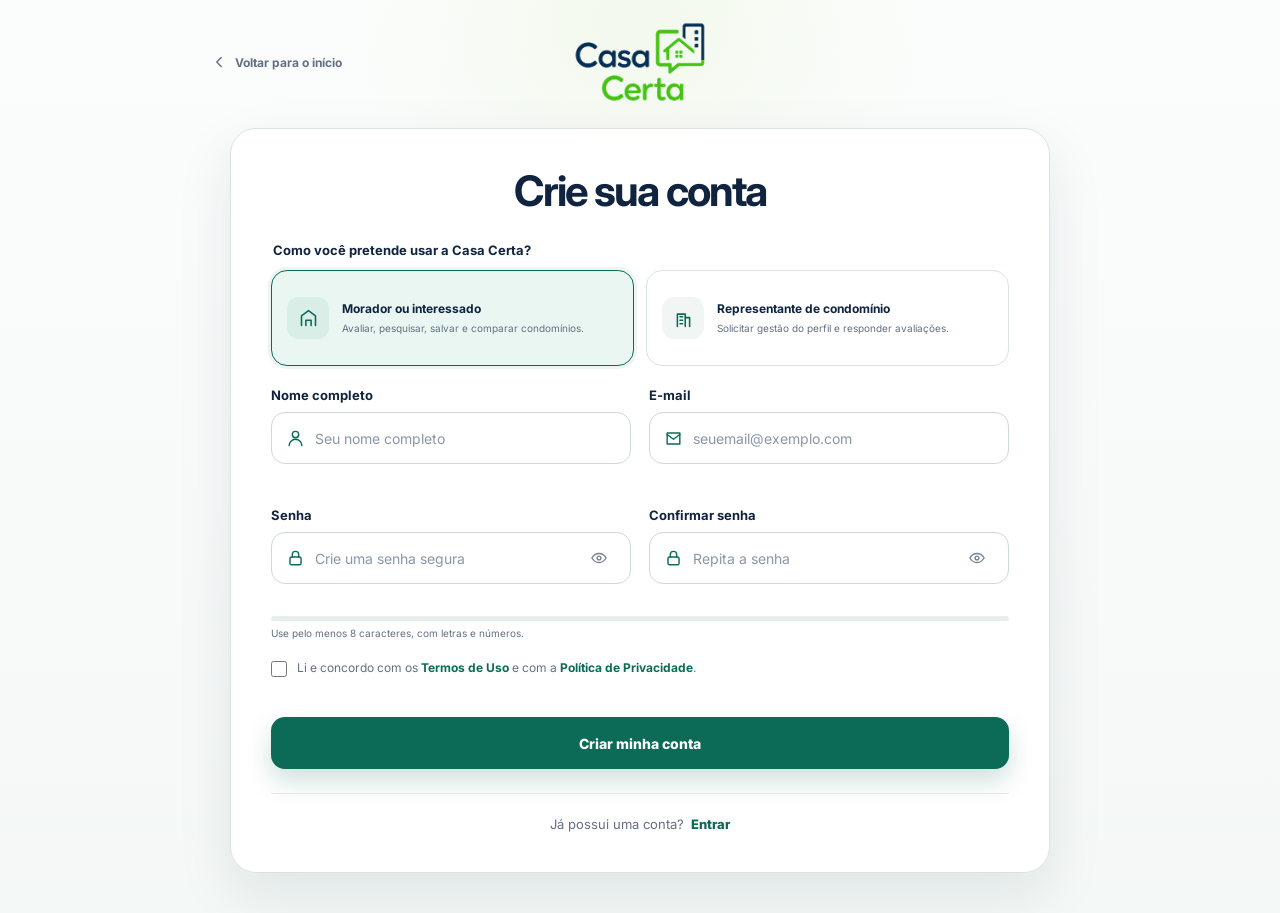
<file: cadastro.html>
<!DOCTYPE html>
<html lang="pt-BR">
<head>
  <meta charset="UTF-8" />
  <meta name="viewport" content="width=device-width, initial-scale=1.0" />
  <meta
    name="description"
    content="Crie sua conta na Casa Certa para avaliar condomínios, salvar perfis e acessar recursos personalizados."
  />
  <title>Criar conta | Casa Certa</title>

  <link rel="preconnect" href="https://fonts.googleapis.com" />
  <link rel="preconnect" href="https://fonts.gstatic.com" crossorigin />
  <link
    href="https://fonts.googleapis.com/css2?family=Inter:wght@400;500;600;700;800&display=swap"
    rel="stylesheet"
  />

  <link rel="stylesheet" href="style.css" />
  <link rel="stylesheet" href="brand.css" />
  <link rel="stylesheet" href="auth.css" />
</head>
<body class="auth-page" data-auth-page="cadastro">
  <header class="auth-header">
    <a class="brand" href="index.html" aria-label="Página inicial da Casa Certa">
      <img class="brand-logo" src="Imagens/casa-certa-logo.png" alt="Casa Certa" />
    </a>

    <a class="auth-back-link" href="index.html">
      <svg viewBox="0 0 24 24" aria-hidden="true">
        <path d="m15 18-6-6 6-6" />
      </svg>
      Voltar para o início
    </a>
  </header>

  <main class="auth-main auth-main-register">
    <section class="auth-card auth-card-register" aria-labelledby="registerTitle">
      <div class="auth-card-header">
        <h1 id="registerTitle">Crie sua conta</h1>
      </div>

      <form class="auth-form" id="registerForm" novalidate>
        <fieldset class="account-type-group">
          <legend>Como você pretende usar a Casa Certa?</legend>

          <div class="account-type-grid">
            <label class="account-type-option">
              <input
                type="radio"
                name="accountType"
                value="morador"
                checked
              />
              <span class="account-type-card">
                <span class="account-type-icon">
                  <svg viewBox="0 0 24 24" aria-hidden="true">
                    <path d="M4 20V9l8-6 8 6v11" />
                    <path d="M9 20v-6h6v6" />
                  </svg>
                </span>
                <span>
                  <strong>Morador ou interessado</strong>
                  <small>Avaliar, pesquisar, salvar e comparar condomínios.</small>
                </span>
              </span>
            </label>

            <label class="account-type-option">
              <input
                type="radio"
                name="accountType"
                value="representante"
              />
              <span class="account-type-card">
                <span class="account-type-icon">
                  <svg viewBox="0 0 24 24" aria-hidden="true">
                    <path d="M5 21V7h9v14" />
                    <path d="M14 11h5v10" />
                    <path d="M8 10h3" />
                    <path d="M8 14h3" />
                    <path d="M8 18h3" />
                  </svg>
                </span>
                <span>
                  <strong>Representante de condomínio</strong>
                  <small>Solicitar gestão do perfil e responder avaliações.</small>
                </span>
              </span>
            </label>
          </div>
        </fieldset>

        <div class="auth-form-grid">
          <div class="auth-field">
            <label for="registerName">Nome completo</label>
            <div class="auth-input-wrap">
              <svg viewBox="0 0 24 24" aria-hidden="true">
                <circle cx="12" cy="7" r="4" />
                <path d="M4 21a8 8 0 0 1 16 0" />
              </svg>
              <input
                id="registerName"
                name="name"
                type="text"
                autocomplete="name"
                placeholder="Seu nome completo"
                minlength="3"
                required
              />
            </div>
            <small class="field-error" data-error-for="registerName"></small>
          </div>

          <div class="auth-field">
            <label for="registerEmail">E-mail</label>
            <div class="auth-input-wrap">
              <svg viewBox="0 0 24 24" aria-hidden="true">
                <path d="M4 5h16v14H4z" />
                <path d="m4 7 8 6 8-6" />
              </svg>
              <input
                id="registerEmail"
                name="email"
                type="email"
                autocomplete="email"
                placeholder="seuemail@exemplo.com"
                required
              />
            </div>
            <small class="field-error" data-error-for="registerEmail"></small>
          </div>
        </div>

        <div class="auth-form-grid auth-password-grid">
          <div class="auth-field">
            <label for="registerPassword">Senha</label>
            <div class="auth-input-wrap">
              <svg viewBox="0 0 24 24" aria-hidden="true">
                <rect x="5" y="10" width="14" height="10" rx="2" />
                <path d="M8 10V7a4 4 0 0 1 8 0v3" />
              </svg>
              <input
                id="registerPassword"
                name="password"
                type="password"
                autocomplete="new-password"
                placeholder="Crie uma senha segura"
                minlength="8"
                required
              />
              <button
                class="password-toggle"
                type="button"
                data-password-toggle="registerPassword"
                aria-label="Mostrar senha"
              >
                <svg class="eye-open" viewBox="0 0 24 24" aria-hidden="true">
                  <path d="M2.5 12s3.5-6 9.5-6 9.5 6 9.5 6-3.5 6-9.5 6S2.5 12 2.5 12Z" />
                  <circle cx="12" cy="12" r="2.5" />
                </svg>
                <svg class="eye-closed" viewBox="0 0 24 24" aria-hidden="true">
                  <path d="m3 3 18 18" />
                  <path d="M10.6 6.2A9.7 9.7 0 0 1 12 6c6 0 9.5 6 9.5 6a14 14 0 0 1-2.1 2.8" />
                  <path d="M6.6 6.6C4 8.4 2.5 12 2.5 12S6 18 12 18a9.6 9.6 0 0 0 3.3-.6" />
                </svg>
              </button>
            </div>
            <small class="field-error" data-error-for="registerPassword"></small>
          </div>

          <div class="auth-field">
            <label for="registerPasswordConfirm">Confirmar senha</label>
            <div class="auth-input-wrap">
              <svg viewBox="0 0 24 24" aria-hidden="true">
                <rect x="5" y="10" width="14" height="10" rx="2" />
                <path d="M8 10V7a4 4 0 0 1 8 0v3" />
              </svg>
              <input
                id="registerPasswordConfirm"
                name="passwordConfirm"
                type="password"
                autocomplete="new-password"
                placeholder="Repita a senha"
                minlength="8"
                required
              />
              <button
                class="password-toggle"
                type="button"
                data-password-toggle="registerPasswordConfirm"
                aria-label="Mostrar senha"
              >
                <svg class="eye-open" viewBox="0 0 24 24" aria-hidden="true">
                  <path d="M2.5 12s3.5-6 9.5-6 9.5 6 9.5 6-3.5 6-9.5 6S2.5 12 2.5 12Z" />
                  <circle cx="12" cy="12" r="2.5" />
                </svg>
                <svg class="eye-closed" viewBox="0 0 24 24" aria-hidden="true">
                  <path d="m3 3 18 18" />
                  <path d="M10.6 6.2A9.7 9.7 0 0 1 12 6c6 0 9.5 6 9.5 6a14 14 0 0 1-2.1 2.8" />
                  <path d="M6.6 6.6C4 8.4 2.5 12 2.5 12S6 18 12 18a9.6 9.6 0 0 0 3.3-.6" />
                </svg>
              </button>
            </div>
            <small class="field-error" data-error-for="registerPasswordConfirm"></small>
          </div>
        </div>

        <div class="password-strength password-strength-full" id="passwordStrength" aria-live="polite">
          <span class="password-strength-bar"><span></span></span>
          <small>Use pelo menos 8 caracteres, com letras e números.</small>
        </div>

        <div class="representative-fields" id="representativeFields" hidden>
          <div class="representative-heading">
            <span>Dados profissionais</span>
            <p>
              Essas informações serão usadas posteriormente no processo de verificação do vínculo com o condomínio.
            </p>
          </div>

          <div class="auth-form-grid">
            <div class="auth-field">
              <label for="condoName">Nome do condomínio</label>
              <div class="auth-input-wrap">
                <svg viewBox="0 0 24 24" aria-hidden="true">
                  <path d="M5 21V7h9v14" />
                  <path d="M14 11h5v10" />
                </svg>
                <input
                  id="condoName"
                  name="condoName"
                  type="text"
                  placeholder="Nome oficial do condomínio"
                />
              </div>
              <small class="field-error" data-error-for="condoName"></small>
            </div>

            <div class="auth-field">
              <label for="representativeRole">Função</label>
              <div class="auth-input-wrap">
                <svg viewBox="0 0 24 24" aria-hidden="true">
                  <circle cx="12" cy="7" r="4" />
                  <path d="M4 21a8 8 0 0 1 16 0" />
                </svg>
                <input
                  id="representativeRole"
                  name="representativeRole"
                  type="text"
                  placeholder="Ex.: síndico, administradora"
                />
              </div>
              <small class="field-error" data-error-for="representativeRole"></small>
            </div>
          </div>
        </div>

        <label class="auth-checkbox auth-checkbox-terms">
          <input type="checkbox" id="acceptTerms" name="terms" required />
          <span>
            Li e concordo com os <a href="#">Termos de Uso</a> e com a
            <a href="#">Política de Privacidade</a>.
          </span>
        </label>
        <small class="field-error terms-error" data-error-for="acceptTerms"></small>

        <button class="auth-submit" type="submit">Criar minha conta</button>

        <div class="auth-status" id="registerStatus" role="status" aria-live="polite"></div>
      </form>

      <div class="auth-switch">
        <span>Já possui uma conta?</span>
        <a href="login.html">Entrar</a>
      </div>
    </section>

  </main>

  <script src="auth.js"></script>
</body>
</html>
</file>
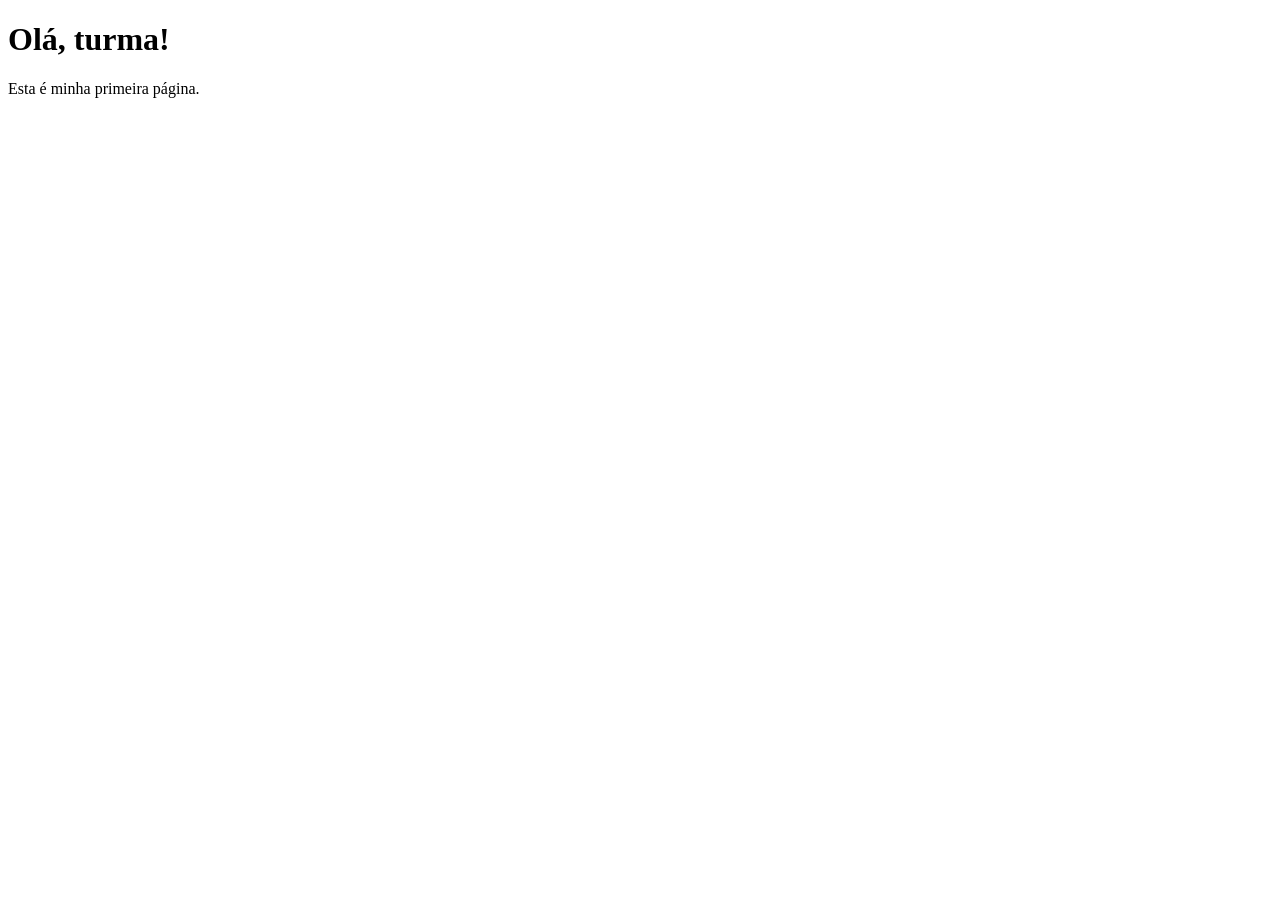
<file: index2.html>
<!DOCTYPE html>
<html lang="pt-BR">

<head>
    <meta charset="UTF-8">
    <title>Minha página</title>
</head>

<body>
    <h1>Olá, turma!</h1>
    <p>Esta é minha primeira página.</p>
</body>

</html>
</file>
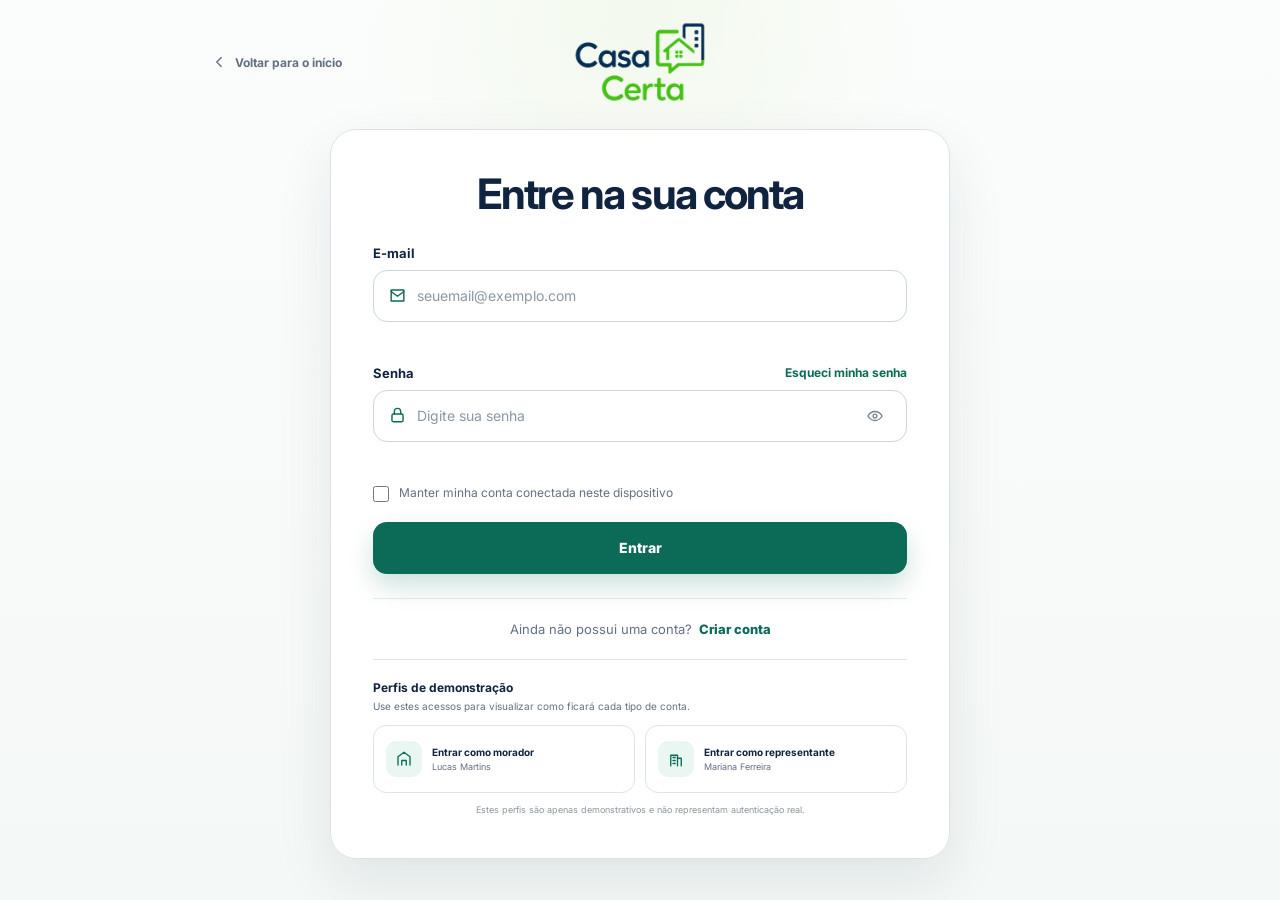
<file: login.html>
<!DOCTYPE html>
<html lang="pt-BR">
<head>
  <meta charset="UTF-8" />
  <meta name="viewport" content="width=device-width, initial-scale=1.0" />
  <meta
    name="description"
    content="Entre na sua conta da Casa Certa para acompanhar avaliações, condomínios salvos e sua atividade na plataforma."
  />
  <title>Entrar | Casa Certa</title>

  <link rel="preconnect" href="https://fonts.googleapis.com" />
  <link rel="preconnect" href="https://fonts.gstatic.com" crossorigin />
  <link
    href="https://fonts.googleapis.com/css2?family=Inter:wght@400;500;600;700;800&display=swap"
    rel="stylesheet"
  />

  <link rel="stylesheet" href="style.css" />
  <link rel="stylesheet" href="brand.css" />
  <link rel="stylesheet" href="auth.css" />
</head>
<body class="auth-page" data-auth-page="login">
  <header class="auth-header">
    <a class="brand" href="index.html" aria-label="Página inicial da Casa Certa">
      <img class="brand-logo" src="Imagens/casa-certa-logo.png" alt="Casa Certa" />
    </a>

    <a class="auth-back-link" href="index.html">
      <svg viewBox="0 0 24 24" aria-hidden="true">
        <path d="m15 18-6-6 6-6" />
      </svg>
      Voltar para o início
    </a>
  </header>

  <main class="auth-main">
    <section class="auth-card" aria-labelledby="loginTitle">
      <div class="auth-card-header">
        <h1 id="loginTitle">Entre na sua conta</h1>
      </div>

      <form class="auth-form" id="loginForm" novalidate>
        <div class="auth-field">
          <label for="loginEmail">E-mail</label>
          <div class="auth-input-wrap">
            <svg viewBox="0 0 24 24" aria-hidden="true">
              <path d="M4 5h16v14H4z" />
              <path d="m4 7 8 6 8-6" />
            </svg>
            <input
              id="loginEmail"
              name="email"
              type="email"
              autocomplete="email"
              placeholder="seuemail@exemplo.com"
              required
            />
          </div>
          <small class="field-error" data-error-for="loginEmail"></small>
        </div>

        <div class="auth-field">
          <div class="auth-label-row">
            <label for="loginPassword">Senha</label>
            <a class="auth-inline-link" href="#" id="forgotPasswordLink">Esqueci minha senha</a>
          </div>

          <div class="auth-input-wrap">
            <svg viewBox="0 0 24 24" aria-hidden="true">
              <rect x="5" y="10" width="14" height="10" rx="2" />
              <path d="M8 10V7a4 4 0 0 1 8 0v3" />
            </svg>
            <input
              id="loginPassword"
              name="password"
              type="password"
              autocomplete="current-password"
              placeholder="Digite sua senha"
              minlength="8"
              required
            />
            <button
              class="password-toggle"
              type="button"
              data-password-toggle="loginPassword"
              aria-label="Mostrar senha"
            >
              <svg class="eye-open" viewBox="0 0 24 24" aria-hidden="true">
                <path d="M2.5 12s3.5-6 9.5-6 9.5 6 9.5 6-3.5 6-9.5 6S2.5 12 2.5 12Z" />
                <circle cx="12" cy="12" r="2.5" />
              </svg>
              <svg class="eye-closed" viewBox="0 0 24 24" aria-hidden="true">
                <path d="m3 3 18 18" />
                <path d="M10.6 6.2A9.7 9.7 0 0 1 12 6c6 0 9.5 6 9.5 6a14 14 0 0 1-2.1 2.8" />
                <path d="M6.6 6.6C4 8.4 2.5 12 2.5 12S6 18 12 18a9.6 9.6 0 0 0 3.3-.6" />
              </svg>
            </button>
          </div>
          <small class="field-error" data-error-for="loginPassword"></small>
        </div>

        <label class="auth-checkbox">
          <input type="checkbox" id="rememberLogin" name="remember" />
          <span>Manter minha conta conectada neste dispositivo</span>
        </label>

        <button class="auth-submit" type="submit">Entrar</button>

        <div class="auth-status" id="loginStatus" role="status" aria-live="polite"></div>
      </form>

      <div class="auth-switch">
        <span>Ainda não possui uma conta?</span>
        <a href="cadastro.html">Criar conta</a>
      </div>

      <div class="demo-profile-access">
        <div class="demo-profile-heading">
          <strong>Perfis de demonstração</strong>
          <span>Use estes acessos para visualizar como ficará cada tipo de conta.</span>
        </div>

        <div class="demo-profile-grid">
          <a class="demo-profile-card" href="perfil-morador.html">
            <span class="demo-profile-icon">
              <svg viewBox="0 0 24 24" aria-hidden="true">
                <path d="M4 20V9l8-6 8 6v11" />
                <path d="M9 20v-6h6v6" />
              </svg>
            </span>
            <span>
              <strong>Entrar como morador</strong>
              <small>Lucas Martins</small>
            </span>
          </a>

          <a class="demo-profile-card" href="perfil-representante.html">
            <span class="demo-profile-icon">
              <svg viewBox="0 0 24 24" aria-hidden="true">
                <path d="M5 21V7h9v14" />
                <path d="M14 11h5v10" />
                <path d="M8 10h3M8 14h3M8 18h3" />
              </svg>
            </span>
            <span>
              <strong>Entrar como representante</strong>
              <small>Mariana Ferreira</small>
            </span>
          </a>
        </div>

        <p class="demo-profile-note">
          Estes perfis são apenas demonstrativos e não representam autenticação real.
        </p>
      </div>
    </section>

  </main>

  <script src="auth.js"></script>
</body>
</html>
</file>
<file: style.css>
:root {
  --background: #f7faf9;
  --surface: #ffffff;
  --text: #10233f;
  --muted: #637083;
  --border: #dce6e2;
  --primary: #0b6b57;
  --primary-dark: #075142;
  --primary-soft: #eaf6f2;
  --accent: #92c83e;
  --accent-dark: #75a82a;
  --shadow: 0 24px 60px rgba(16, 35, 63, 0.12);
  --radius-lg: 32px;
  --radius-md: 20px;
  --radius-sm: 14px;
}

* {
  box-sizing: border-box;
}

html {
  scroll-behavior: smooth;
}

body {
  margin: 0;
  min-width: 320px;
  background:
    radial-gradient(circle at 10% 80%, rgba(146, 200, 62, 0.08), transparent 28%),
    var(--background);
  color: var(--text);
  font-family: "Inter", Arial, sans-serif;
}

button,
input {
  font: inherit;
}

a {
  color: inherit;
  text-decoration: none;
}

button {
  color: inherit;
}

svg {
  width: 22px;
  height: 22px;
  fill: none;
  stroke: currentColor;
  stroke-width: 1.8;
  stroke-linecap: round;
  stroke-linejoin: round;
}

.site-header {
  position: relative;
  z-index: 30;
  display: grid;
  grid-template-columns: auto 1fr auto;
  align-items: center;
  gap: 38px;
  width: min(100% - 64px, 1660px);
  min-height: 72px;
  margin: 0 auto;
}

.brand {
  display: inline-flex;
  align-items: center;
  gap: 11px;
  flex-shrink: 0;
}

.brand-mark {
  display: grid;
  width: 40px;
  height: 40px;
  place-items: center;
  border-radius: 14px;
  background: linear-gradient(145deg, var(--accent), var(--primary));
  color: #fff;
  font-size: 15px;
  font-weight: 800;
  letter-spacing: -0.05em;
  box-shadow: 0 8px 22px rgba(11, 107, 87, 0.22);
}

.brand-name {
  color: var(--accent-dark);
  font-size: 24px;
  font-weight: 800;
  letter-spacing: -0.06em;
}

.brand-name strong {
  color: var(--primary);
}

.main-navigation {
  display: flex;
  align-items: center;
  gap: 8px;
}

.nav-dropdown {
  position: relative;
}

.nav-link {
  display: inline-flex;
  align-items: center;
  gap: 8px;
  min-height: 46px;
  padding: 0 16px;
  border: 0;
  border-radius: 12px;
  background: transparent;
  font-weight: 600;
  cursor: pointer;
}

.nav-link:hover,
.nav-link:focus-visible {
  background: var(--primary-soft);
  outline: none;
}

.nav-link svg {
  width: 17px;
  height: 17px;
  transition: transform 180ms ease;
}

.nav-dropdown.is-open .nav-link svg {
  transform: rotate(180deg);
}

.dropdown-menu {
  position: absolute;
  top: calc(100% + 8px);
  left: 0;
  display: grid;
  min-width: 255px;
  padding: 10px;
  border: 1px solid var(--border);
  border-radius: 16px;
  background: var(--surface);
  box-shadow: 0 20px 44px rgba(16, 35, 63, 0.12);
  opacity: 0;
  visibility: hidden;
  transform: translateY(-6px);
  transition:
    opacity 180ms ease,
    transform 180ms ease,
    visibility 180ms ease;
}

.nav-dropdown.is-open .dropdown-menu {
  opacity: 1;
  visibility: visible;
  transform: translateY(0);
}

.dropdown-menu a {
  padding: 12px 14px;
  border-radius: 10px;
  color: var(--muted);
  font-size: 14px;
  font-weight: 600;
}

.dropdown-menu a:hover,
.dropdown-menu a:focus-visible {
  background: var(--primary-soft);
  color: var(--primary);
  outline: none;
}

.header-actions {
  display: flex;
  align-items: center;
  gap: 12px;
}

.button {
  display: inline-flex;
  align-items: center;
  justify-content: center;
  gap: 9px;
  min-height: 44px;
  padding: 0 17px;
  border: 1px solid transparent;
  border-radius: 14px;
  font-weight: 700;
  cursor: pointer;
  transition:
    transform 160ms ease,
    border-color 160ms ease,
    background-color 160ms ease,
    box-shadow 160ms ease;
}

.button:hover {
  transform: translateY(-1px);
}

.button-outline {
  border-color: #cbd8e2;
  background: #fff;
}

.button-outline:hover {
  border-color: var(--primary);
  color: var(--primary);
}

.button-primary {
  background: var(--primary);
  color: #fff;
  box-shadow: 0 10px 24px rgba(11, 107, 87, 0.22);
}

.button-primary:hover {
  background: var(--primary-dark);
  box-shadow: 0 14px 30px rgba(11, 107, 87, 0.28);
}

.mobile-menu-button {
  display: none;
}

.hero {
  display: grid;
  grid-template-columns: minmax(0, 0.96fr) minmax(500px, 1.04fr);
  align-items: start;
  gap: clamp(34px, 4.5vw, 76px);
  width: min(100% - 64px, 1660px);
  min-height: calc(100svh - 72px);
  margin: 0 auto;
  padding: 18px 0 24px;
}

.hero-content {
  max-width: 760px;
}

.eyebrow {
  display: inline-flex;
  align-items: center;
  gap: 9px;
  margin: 0 0 12px;
  color: var(--primary);
  font-size: 12px;
  font-weight: 800;
  letter-spacing: 0.14em;
  text-transform: uppercase;
}

.eyebrow::before {
  content: "";
  width: 30px;
  height: 3px;
  border-radius: 999px;
  background: var(--accent);
}

h1 {
  max-width: 720px;
  margin: 0;
  font-size: clamp(38px, 3.55vw, 58px);
  line-height: 1;
  letter-spacing: -0.052em;
}

h1 span {
  color: var(--primary);
}

.hero-description {
  max-width: 640px;
  margin: 14px 0 0;
  color: var(--muted);
  font-size: clamp(15px, 1.08vw, 17px);
  line-height: 1.5;
}

.search-box {
  position: relative;
  z-index: 10;
  margin-top: 18px;
}

.search-field {
  display: grid;
  grid-template-columns: auto 1fr auto;
  align-items: center;
  gap: 11px;
  padding: 7px 7px 7px 16px;
  border: 1px solid #cddbd7;
  border-radius: 20px;
  background: var(--surface);
  box-shadow: 0 18px 42px rgba(16, 35, 63, 0.1);
  transition:
    border-color 160ms ease,
    box-shadow 160ms ease;
}

.search-field:focus-within {
  border-color: var(--primary);
  box-shadow:
    0 18px 42px rgba(16, 35, 63, 0.1),
    0 0 0 4px rgba(11, 107, 87, 0.1);
}

.search-field > svg {
  color: var(--primary);
}

.search-field input {
  width: 100%;
  min-width: 0;
  height: 44px;
  border: 0;
  outline: 0;
  background: transparent;
  color: var(--text);
  font-size: 16px;
}

.search-field input::placeholder {
  color: #7f8b9b;
}

.search-button {
  min-height: 44px;
  padding: 0 20px;
  border: 0;
  border-radius: 14px;
  background: var(--primary);
  color: #fff;
  font-weight: 800;
  cursor: pointer;
}

.search-button:hover {
  background: var(--primary-dark);
}

.search-suggestions {
  position: absolute;
  top: calc(100% + 8px);
  right: 0;
  left: 0;
  display: none;
  overflow: hidden;
  border: 1px solid var(--border);
  border-radius: 16px;
  background: #fff;
  box-shadow: 0 18px 42px rgba(16, 35, 63, 0.14);
}

.search-suggestions.is-visible {
  display: block;
}

.suggestion-item {
  display: flex;
  align-items: flex-start;
  gap: 12px;
  width: 100%;
  padding: 14px 16px;
  border: 0;
  border-bottom: 1px solid #eef3f1;
  background: #fff;
  text-align: left;
  cursor: pointer;
}

.suggestion-item:last-child {
  border-bottom: 0;
}

.suggestion-item:hover,
.suggestion-item:focus-visible {
  background: var(--primary-soft);
  outline: none;
}

.suggestion-pin {
  display: grid;
  flex: 0 0 34px;
  width: 34px;
  height: 34px;
  place-items: center;
  border-radius: 10px;
  background: var(--primary-soft);
  color: var(--primary);
}

.suggestion-pin svg {
  width: 18px;
  height: 18px;
}

.suggestion-copy {
  display: grid;
  gap: 3px;
}

.suggestion-copy strong {
  font-size: 14px;
}

.suggestion-copy small {
  color: var(--muted);
  font-size: 12px;
}

.search-feedback {
  min-height: 22px;
  margin: 9px 4px 0;
  color: var(--primary);
  font-size: 13px;
  font-weight: 600;
}

.quick-actions {
  margin-top: 18px;
}

.quick-actions-title {
  margin: 0 0 9px;
  color: #688097;
  font-size: 12px;
  font-weight: 800;
  letter-spacing: 0.14em;
  text-transform: uppercase;
}

.quick-actions-grid {
  display: grid;
  grid-template-columns: repeat(4, minmax(0, 1fr));
  gap: 10px;
}

.action-card {
  display: grid;
  gap: 10px;
  min-height: 108px;
  padding: 14px;
  border: 1px solid var(--border);
  border-radius: 18px;
  background: rgba(255, 255, 255, 0.88);
  transition:
    transform 180ms ease,
    border-color 180ms ease,
    box-shadow 180ms ease;
}

.action-card:hover {
  transform: translateY(-4px);
  border-color: #a9c8bd;
  box-shadow: 0 14px 28px rgba(16, 35, 63, 0.08);
}

.action-card-featured {
  border-color: var(--primary);
  background: var(--primary);
  color: #fff;
}

.action-icon {
  display: grid;
  width: 36px;
  height: 36px;
  place-items: center;
  border-radius: 13px;
  background: var(--primary-soft);
  color: var(--primary);
}

.action-card-featured .action-icon {
  background: rgba(255, 255, 255, 0.15);
  color: #fff;
}

.action-card > span:last-child {
  display: grid;
  align-content: end;
  gap: 4px;
}

.action-card strong {
  font-size: 13px;
  line-height: 1.25;
}

.action-card small {
  color: var(--muted);
  font-size: 10px;
  line-height: 1.35;
}

.action-card-featured small {
  color: rgba(255, 255, 255, 0.72);
}

.hero-visual {
  position: relative;
  overflow: hidden;
  height: min(68svh, 610px);
  min-height: 500px;
  border-radius: var(--radius-lg);
  background: #d9e8e2;
  box-shadow: var(--shadow);
  isolation: isolate;
}

.hero-visual > img {
  position: absolute;
  inset: 0;
  width: 100%;
  height: 100%;
  object-fit: cover;
}

.visual-overlay {
  position: absolute;
  inset: 0;
  background:
    linear-gradient(to top, rgba(6, 36, 31, 0.7), transparent 52%),
    linear-gradient(to right, rgba(6, 36, 31, 0.18), transparent 36%);
}

.rating-card,
.verified-card {
  position: absolute;
  z-index: 2;
  border: 1px solid rgba(255, 255, 255, 0.3);
  background: rgba(255, 255, 255, 0.92);
  box-shadow: 0 18px 42px rgba(5, 35, 29, 0.18);
  backdrop-filter: blur(12px);
}

.rating-card {
  right: 20px;
  bottom: 20px;
  left: 20px;
  padding: 18px;
  border-radius: 20px;
}

.rating-card-top {
  display: flex;
  align-items: center;
  gap: 10px;
  margin-bottom: 9px;
}

.rating-badge {
  display: grid;
  min-width: 48px;
  height: 40px;
  place-items: center;
  border-radius: 13px;
  background: var(--primary);
  color: #fff;
  font-size: 18px;
  font-weight: 800;
}

.rating-stars {
  color: #e2a91a;
  font-size: 17px;
  letter-spacing: 0.06em;
}

.rating-card > strong {
  display: block;
  font-size: 16px;
}

.rating-card > p {
  margin: 5px 0 10px;
  color: var(--muted);
  font-size: 13px;
}

.rating-meta {
  display: flex;
  flex-wrap: wrap;
  gap: 8px;
}

.rating-meta span {
  padding: 7px 10px;
  border-radius: 999px;
  background: var(--primary-soft);
  color: var(--primary);
  font-size: 11px;
  font-weight: 700;
}

.verified-card {
  top: 20px;
  left: 20px;
  display: flex;
  align-items: center;
  gap: 12px;
  padding: 14px 16px;
  border-radius: 16px;
}

.verified-card > svg {
  width: 30px;
  height: 30px;
  color: var(--primary);
}

.verified-card > span {
  display: grid;
  gap: 2px;
}

.verified-card strong {
  font-size: 13px;
}

.verified-card small {
  color: var(--muted);
  font-size: 11px;
}

.toast {
  position: fixed;
  right: 22px;
  bottom: 22px;
  z-index: 100;
  max-width: min(360px, calc(100% - 44px));
  padding: 14px 16px;
  border-radius: 14px;
  background: var(--text);
  color: #fff;
  font-size: 14px;
  box-shadow: 0 18px 38px rgba(16, 35, 63, 0.24);
  opacity: 0;
  pointer-events: none;
  transform: translateY(12px);
  transition:
    opacity 180ms ease,
    transform 180ms ease;
}

.toast.is-visible {
  opacity: 1;
  transform: translateY(0);
}


@media (min-width: 981px) and (max-height: 850px) {
  .site-header {
    min-height: 68px;
  }

  .brand-mark {
    width: 38px;
    height: 38px;
  }

  .brand-name {
    font-size: 22px;
  }

  .nav-link {
    min-height: 40px;
  }

  .hero {
    min-height: calc(100svh - 68px);
    padding: 10px 0 16px;
  }

  .eyebrow {
    margin-bottom: 9px;
  }

  h1 {
    font-size: clamp(36px, 3.25vw, 54px);
  }

  .hero-description {
    margin-top: 11px;
    font-size: 15px;
    line-height: 1.42;
  }

  .search-box {
    margin-top: 14px;
  }

  .quick-actions {
    margin-top: 14px;
  }

  .action-card {
    min-height: 96px;
    padding: 12px;
  }

  .hero-visual {
    height: calc(100svh - 100px);
    min-height: 480px;
    max-height: 590px;
  }

  .rating-card {
    padding: 16px;
  }

  .rating-card > p {
    margin-bottom: 8px;
  }

  .rating-meta span {
    padding: 6px 9px;
  }
}

@media (max-width: 1260px) {
  .site-header,
  .hero {
    width: min(100% - 40px, 1180px);
  }

  .hero {
    grid-template-columns: minmax(0, 1fr) minmax(420px, 0.9fr);
    gap: 44px;
  }

  .quick-actions-grid {
    grid-template-columns: repeat(2, minmax(0, 1fr));
  }

  .action-card {
    min-height: 104px;
  }
}

@media (max-width: 980px) {
  .site-header {
    grid-template-columns: auto auto;
    justify-content: space-between;
    min-height: 76px;
  }

  .mobile-menu-button {
    display: grid;
    width: 46px;
    height: 46px;
    place-content: center;
    gap: 5px;
    border: 1px solid var(--border);
    border-radius: 13px;
    background: #fff;
    cursor: pointer;
  }

  .mobile-menu-button span {
    display: block;
    width: 20px;
    height: 2px;
    border-radius: 999px;
    background: var(--text);
  }

  .main-navigation,
  .header-actions {
    position: absolute;
    right: 0;
    left: 0;
    display: none;
    width: min(100% - 40px, 700px);
    margin: 0 auto;
    border: 1px solid var(--border);
    background: #fff;
  }

  .main-navigation.is-open {
    top: 74px;
    display: grid;
    gap: 4px;
    padding: 12px;
    border-bottom: 0;
    border-radius: 18px 18px 0 0;
    box-shadow: 0 22px 48px rgba(16, 35, 63, 0.14);
  }

  .main-navigation.is-open + .header-actions {
    top: 191px;
    display: grid;
    grid-template-columns: 1fr 1fr;
    padding: 12px;
    border-top: 0;
    border-radius: 0 0 18px 18px;
    box-shadow: 0 22px 48px rgba(16, 35, 63, 0.14);
  }

  .nav-link {
    width: 100%;
    justify-content: space-between;
  }

  .dropdown-menu {
    position: static;
    display: none;
    min-width: 0;
    margin-top: 4px;
    border: 0;
    box-shadow: none;
    opacity: 1;
    visibility: visible;
    transform: none;
  }

  .nav-dropdown.is-open .dropdown-menu {
    display: grid;
  }

  .hero {
    grid-template-columns: 1fr;
    min-height: auto;
    padding-top: 42px;
  }

  .hero-content {
    max-width: none;
  }

  .hero-visual {
    min-height: 610px;
  }
}

@media (max-width: 640px) {
  .site-header,
  .hero {
    width: min(100% - 28px, 100%);
  }

  .brand-name {
    font-size: 21px;
  }

  h1 {
    font-size: clamp(38px, 12vw, 56px);
  }

  .hero {
    gap: 34px;
    padding-top: 28px;
  }

  .search-field {
    grid-template-columns: auto 1fr;
    padding: 8px 12px;
  }

  .search-button {
    grid-column: 1 / -1;
    width: 100%;
  }

  .quick-actions-grid {
    grid-template-columns: 1fr;
  }

  .action-card {
    grid-template-columns: auto 1fr;
    align-items: center;
    min-height: 0;
  }

  .hero-visual {
    min-height: 520px;
    border-radius: 24px;
  }

  .verified-card {
    top: 16px;
    left: 16px;
  }

  .rating-card {
    right: 16px;
    bottom: 16px;
    left: 16px;
    padding: 18px;
  }

  .rating-meta {
    display: grid;
  }

  .main-navigation,
  .header-actions {
    width: calc(100% - 28px);
  }

  .main-navigation.is-open + .header-actions {
    grid-template-columns: 1fr;
  }
}
</file>
<file: brand.css>
.brand {
  display: inline-flex;
  align-items: center;
  justify-content: flex-start;
  flex-shrink: 0;
  min-width: 118px;
  line-height: 0;
}

.brand-logo {
  display: block;
  width: auto;
  height: 62px;
  max-width: 138px;
  object-fit: contain;
}

@media (min-width: 981px) and (max-height: 850px) {
  .brand-logo {
    height: 56px;
    max-width: 126px;
  }
}

@media (max-width: 980px) {
  .brand-logo {
    height: 56px;
    max-width: 126px;
  }
}

@media (max-width: 640px) {
  .brand {
    min-width: 104px;
  }

  .brand-logo {
    height: 50px;
    max-width: 114px;
  }
}
</file>
<file: auth.css>
:root {
  --auth-panel: #ffffff;
  --auth-line: #d9e4e0;
  --auth-shadow: 0 22px 58px rgba(16, 35, 63, 0.09);
}

.auth-page {
  position: relative;
  min-height: 100dvh;
  background:
    radial-gradient(circle at 50% 0%, rgba(146, 200, 62, 0.08), transparent 26%),
    linear-gradient(180deg, #fbfdfc 0%, #f4f8f6 100%);
}

.auth-header {
  position: absolute;
  top: 18px;
  left: 50%;
  z-index: 5;
  display: flex;
  align-items: center;
  justify-content: center;
  width: min(100% - 48px, 860px);
  min-height: 88px;
  margin: 0;
  transform: translateX(-50%);
}

.auth-header .brand {
  min-width: 0;
}

.auth-header .brand-logo {
  width: auto;
  height: 84px;
  max-width: 176px;
  object-fit: contain;
}

.auth-back-link {
  position: absolute;
  left: 0;
  display: inline-flex;
  align-items: center;
  gap: 7px;
  min-height: 40px;
  color: var(--muted);
  font-size: 12px;
  font-weight: 700;
  transition: color 160ms ease;
}

.auth-back-link svg {
  width: 18px;
  height: 18px;
}

.auth-back-link:hover,
.auth-back-link:focus-visible {
  color: var(--primary);
  outline: none;
}

.auth-main,
.auth-main-register {
  display: flex;
  align-items: center;
  justify-content: center;
  width: min(100% - 48px, 620px);
  min-height: 100dvh;
  margin: 0 auto;
  padding: 128px 0 40px;
}

.auth-main-register {
  width: min(100% - 48px, 820px);
}

.auth-card {
  width: 100%;
  padding: 42px;
  border: 1px solid var(--auth-line);
  border-radius: 26px;
  background: rgba(255, 255, 255, 0.96);
  box-shadow: var(--auth-shadow);
}

.auth-card-register {
  padding: 40px;
}

.auth-card-header {
  margin-bottom: 28px;
  text-align: center;
}

.auth-card-header h1 {
  max-width: none;
  margin: 0;
  font-size: clamp(32px, 4vw, 42px);
  line-height: 1.05;
  letter-spacing: -0.045em;
}

.auth-form {
  display: grid;
  gap: 20px;
}

.auth-form-grid {
  display: grid;
  grid-template-columns: repeat(2, minmax(0, 1fr));
  align-items: start;
  gap: 18px;
}

.auth-field {
  display: flex;
  flex-direction: column;
  align-self: start;
  gap: 8px;
  min-width: 0;
}

.auth-field label,
.account-type-group legend {
  color: var(--text);
  font-size: 13px;
  font-weight: 700;
  line-height: 18px;
}

.auth-label-row {
  display: flex;
  align-items: center;
  justify-content: space-between;
  gap: 16px;
  min-height: 18px;
}

.auth-inline-link {
  color: var(--primary);
  font-size: 12px;
  font-weight: 700;
}

.auth-inline-link:hover,
.auth-inline-link:focus-visible {
  text-decoration: underline;
  outline: none;
}

.auth-input-wrap {
  display: grid;
  grid-template-columns: auto minmax(0, 1fr) auto;
  align-items: center;
  gap: 10px;
  height: 52px;
  min-height: 52px;
  padding: 0 14px;
  border: 1px solid #cbdad5;
  border-radius: 14px;
  background: #fff;
  transition:
    border-color 160ms ease,
    box-shadow 160ms ease;
}

.auth-input-wrap:focus-within {
  border-color: var(--primary);
  box-shadow: 0 0 0 4px rgba(11, 107, 87, 0.09);
}

.auth-input-wrap.has-error {
  border-color: #b63b3b;
  box-shadow: 0 0 0 4px rgba(182, 59, 59, 0.08);
}

.auth-input-wrap > svg {
  width: 19px;
  height: 19px;
  color: var(--primary);
}

.auth-input-wrap input {
  width: 100%;
  min-width: 0;
  height: 50px;
  padding: 0;
  border: 0;
  outline: 0;
  background: transparent;
  color: var(--text);
  font-size: 14px;
}

.auth-input-wrap input::placeholder {
  color: #8a97a6;
}

.password-toggle {
  display: grid;
  width: 34px;
  height: 34px;
  place-items: center;
  padding: 0;
  border: 0;
  border-radius: 9px;
  background: transparent;
  color: #748292;
  cursor: pointer;
}

.password-toggle:hover,
.password-toggle:focus-visible {
  background: var(--primary-soft);
  color: var(--primary);
  outline: none;
}

.password-toggle svg {
  width: 18px;
  height: 18px;
}

.password-toggle .eye-closed {
  display: none;
}

.password-toggle.is-visible .eye-open {
  display: none;
}

.password-toggle.is-visible .eye-closed {
  display: block;
}

.field-error {
  min-height: 14px;
  color: #a83232;
  font-size: 11px;
  line-height: 1.35;
}

.auth-checkbox {
  display: flex;
  align-items: flex-start;
  gap: 10px;
  color: var(--muted);
  font-size: 12px;
  line-height: 1.5;
  cursor: pointer;
}

.auth-checkbox input {
  width: 16px;
  height: 16px;
  margin: 2px 0 0;
  accent-color: var(--primary);
}

.auth-checkbox a {
  color: var(--primary);
  font-weight: 700;
}

.auth-checkbox a:hover,
.auth-checkbox a:focus-visible {
  text-decoration: underline;
  outline: none;
}

.auth-submit {
  width: 100%;
  min-height: 52px;
  padding: 0 22px;
  border: 0;
  border-radius: 14px;
  background: var(--primary);
  color: #fff;
  font-size: 14px;
  font-weight: 800;
  cursor: pointer;
  box-shadow: 0 12px 26px rgba(11, 107, 87, 0.20);
  transition:
    transform 160ms ease,
    background-color 160ms ease,
    box-shadow 160ms ease;
}

.auth-submit:hover,
.auth-submit:focus-visible {
  background: var(--primary-dark);
  transform: translateY(-1px);
  box-shadow: 0 15px 30px rgba(11, 107, 87, 0.24);
  outline: none;
}

.auth-status {
  display: none;
  padding: 12px 14px;
  border-radius: 12px;
  background: var(--primary-soft);
  color: var(--primary-dark);
  font-size: 12px;
  font-weight: 600;
  line-height: 1.45;
}

.auth-status.is-visible {
  display: block;
}

.auth-status.is-error {
  background: #fff1f1;
  color: #963232;
}

.auth-switch {
  display: flex;
  justify-content: center;
  gap: 7px;
  margin-top: 24px;
  padding-top: 22px;
  border-top: 1px solid #e5ece9;
  color: var(--muted);
  font-size: 13px;
}

.auth-switch a {
  color: var(--primary);
  font-weight: 800;
}

.auth-switch a:hover,
.auth-switch a:focus-visible {
  text-decoration: underline;
  outline: none;
}

.account-type-group {
  display: grid;
  gap: 12px;
  margin: 0;
  padding: 0;
  border: 0;
}

.account-type-group legend {
  margin-bottom: 11px;
}

.account-type-grid {
  display: grid;
  grid-template-columns: repeat(2, minmax(0, 1fr));
  gap: 12px;
}

.account-type-option {
  position: relative;
  cursor: pointer;
}

.account-type-option input {
  position: absolute;
  width: 1px;
  height: 1px;
  opacity: 0;
  pointer-events: none;
}

.account-type-card {
  display: grid;
  grid-template-columns: auto minmax(0, 1fr);
  align-items: center;
  gap: 13px;
  min-height: 96px;
  padding: 15px;
  border: 1px solid var(--auth-line);
  border-radius: 16px;
  background: #fff;
  transition:
    border-color 160ms ease,
    background-color 160ms ease,
    box-shadow 160ms ease;
}

.account-type-option input:checked + .account-type-card {
  border-color: var(--primary);
  background: var(--primary-soft);
  box-shadow: 0 0 0 3px rgba(11, 107, 87, 0.07);
}

.account-type-option input:focus-visible + .account-type-card {
  outline: 3px solid rgba(11, 107, 87, 0.16);
  outline-offset: 2px;
}

.account-type-icon {
  display: grid;
  width: 42px;
  height: 42px;
  place-items: center;
  border-radius: 12px;
  background: #f1f6f4;
  color: var(--primary);
}

.account-type-option input:checked + .account-type-card .account-type-icon {
  background: #d8eee7;
}

.account-type-icon svg {
  width: 21px;
  height: 21px;
}

.account-type-card > span:last-child {
  display: grid;
  gap: 5px;
}

.account-type-card strong {
  font-size: 12px;
  line-height: 1.3;
}

.account-type-card small {
  color: var(--muted);
  font-size: 10px;
  line-height: 1.45;
}

.representative-fields {
  display: grid;
  gap: 16px;
  padding: 18px;
  border: 1px solid var(--auth-line);
  border-radius: 16px;
  background: #f8fbfa;
}

.representative-fields[hidden] {
  display: none;
}

.representative-heading {
  display: grid;
  gap: 4px;
}

.representative-heading > span {
  color: var(--text);
  font-size: 12px;
  font-weight: 800;
}

.representative-heading p {
  margin: 0;
  color: var(--muted);
  font-size: 11px;
  line-height: 1.5;
}

.auth-password-grid {
  align-items: start;
}

.password-strength {
  display: grid;
  gap: 6px;
}

.password-strength-full {
  margin-top: -10px;
}

.password-strength-bar {
  overflow: hidden;
  height: 5px;
  border-radius: 999px;
  background: #e8eeec;
}

.password-strength-bar > span {
  display: block;
  width: 0;
  height: 100%;
  border-radius: inherit;
  background: #b63b3b;
  transition:
    width 180ms ease,
    background-color 180ms ease;
}

.password-strength[data-strength="weak"] .password-strength-bar > span {
  width: 33%;
  background: #b63b3b;
}

.password-strength[data-strength="medium"] .password-strength-bar > span {
  width: 66%;
  background: #bd8a21;
}

.password-strength[data-strength="strong"] .password-strength-bar > span {
  width: 100%;
  background: var(--primary);
}

.password-strength small {
  color: var(--muted);
  font-size: 10px;
}

.terms-error {
  margin-top: -14px;
}

@media (max-width: 720px) {
  .auth-header {
    top: 10px;
    width: calc(100% - 28px);
    min-height: 80px;
  }

  .auth-header .brand-logo {
    height: 70px;
    max-width: 150px;
  }

  .auth-back-link {
    left: 0;
    font-size: 0;
  }

  .auth-back-link svg {
    width: 21px;
    height: 21px;
  }

  .auth-main,
  .auth-main-register {
    width: calc(100% - 28px);
    min-height: 100dvh;
    padding-top: 108px;
    padding-bottom: 28px;
  }

  .auth-card,
  .auth-card-register {
    padding: 28px 20px;
    border-radius: 22px;
  }

  .auth-card-header {
    margin-bottom: 24px;
  }

  .auth-card-header h1 {
    font-size: 34px;
  }

  .auth-form-grid,
  .account-type-grid {
    grid-template-columns: 1fr;
  }
}

@media (max-width: 480px) {
  .auth-main,
  .auth-main-register {
    width: calc(100% - 20px);
    padding-top: 102px;
  }

  .auth-card,
  .auth-card-register {
    padding: 24px 16px;
  }

  .auth-label-row {
    align-items: flex-start;
    flex-direction: column;
    gap: 5px;
  }

  .auth-switch {
    flex-direction: column;
    align-items: center;
  }

  .account-type-card {
    min-height: 88px;
  }
}


.demo-profile-access {
  margin-top: 22px;
  padding-top: 20px;
  border-top: 1px solid var(--border);
}

.demo-profile-heading {
  display: grid;
  gap: 4px;
  margin-bottom: 12px;
  text-align: left;
}

.demo-profile-heading strong {
  color: var(--text);
  font-size: 12px;
}

.demo-profile-heading span {
  color: var(--muted);
  font-size: 10px;
  line-height: 1.45;
}

.demo-profile-grid {
  display: grid;
  grid-template-columns: repeat(2, minmax(0, 1fr));
  gap: 10px;
}

.demo-profile-card {
  display: flex;
  align-items: center;
  gap: 10px;
  min-height: 68px;
  padding: 10px 12px;
  border: 1px solid var(--border);
  border-radius: 13px;
  background: #fff;
  color: var(--text);
  text-align: left;
  transition: border-color 160ms ease, transform 160ms ease, box-shadow 160ms ease;
}

.demo-profile-card:hover {
  transform: translateY(-1px);
  border-color: #a9cbbf;
  box-shadow: 0 10px 24px rgba(16, 35, 63, 0.06);
}

.demo-profile-icon {
  display: grid;
  flex: 0 0 auto;
  width: 36px;
  height: 36px;
  place-items: center;
  border-radius: 10px;
  background: var(--primary-soft);
  color: var(--primary);
}

.demo-profile-icon svg {
  width: 18px;
  height: 18px;
}

.demo-profile-card strong,
.demo-profile-card small {
  display: block;
}

.demo-profile-card strong {
  font-size: 10px;
}

.demo-profile-card small {
  margin-top: 3px;
  color: var(--muted);
  font-size: 9px;
}

.demo-profile-note {
  margin: 10px 0 0;
  color: #8a96a0;
  font-size: 9px;
  line-height: 1.45;
  text-align: center;
}

@media (max-width: 560px) {
  .demo-profile-grid {
    grid-template-columns: 1fr;
  }
}
</file>
